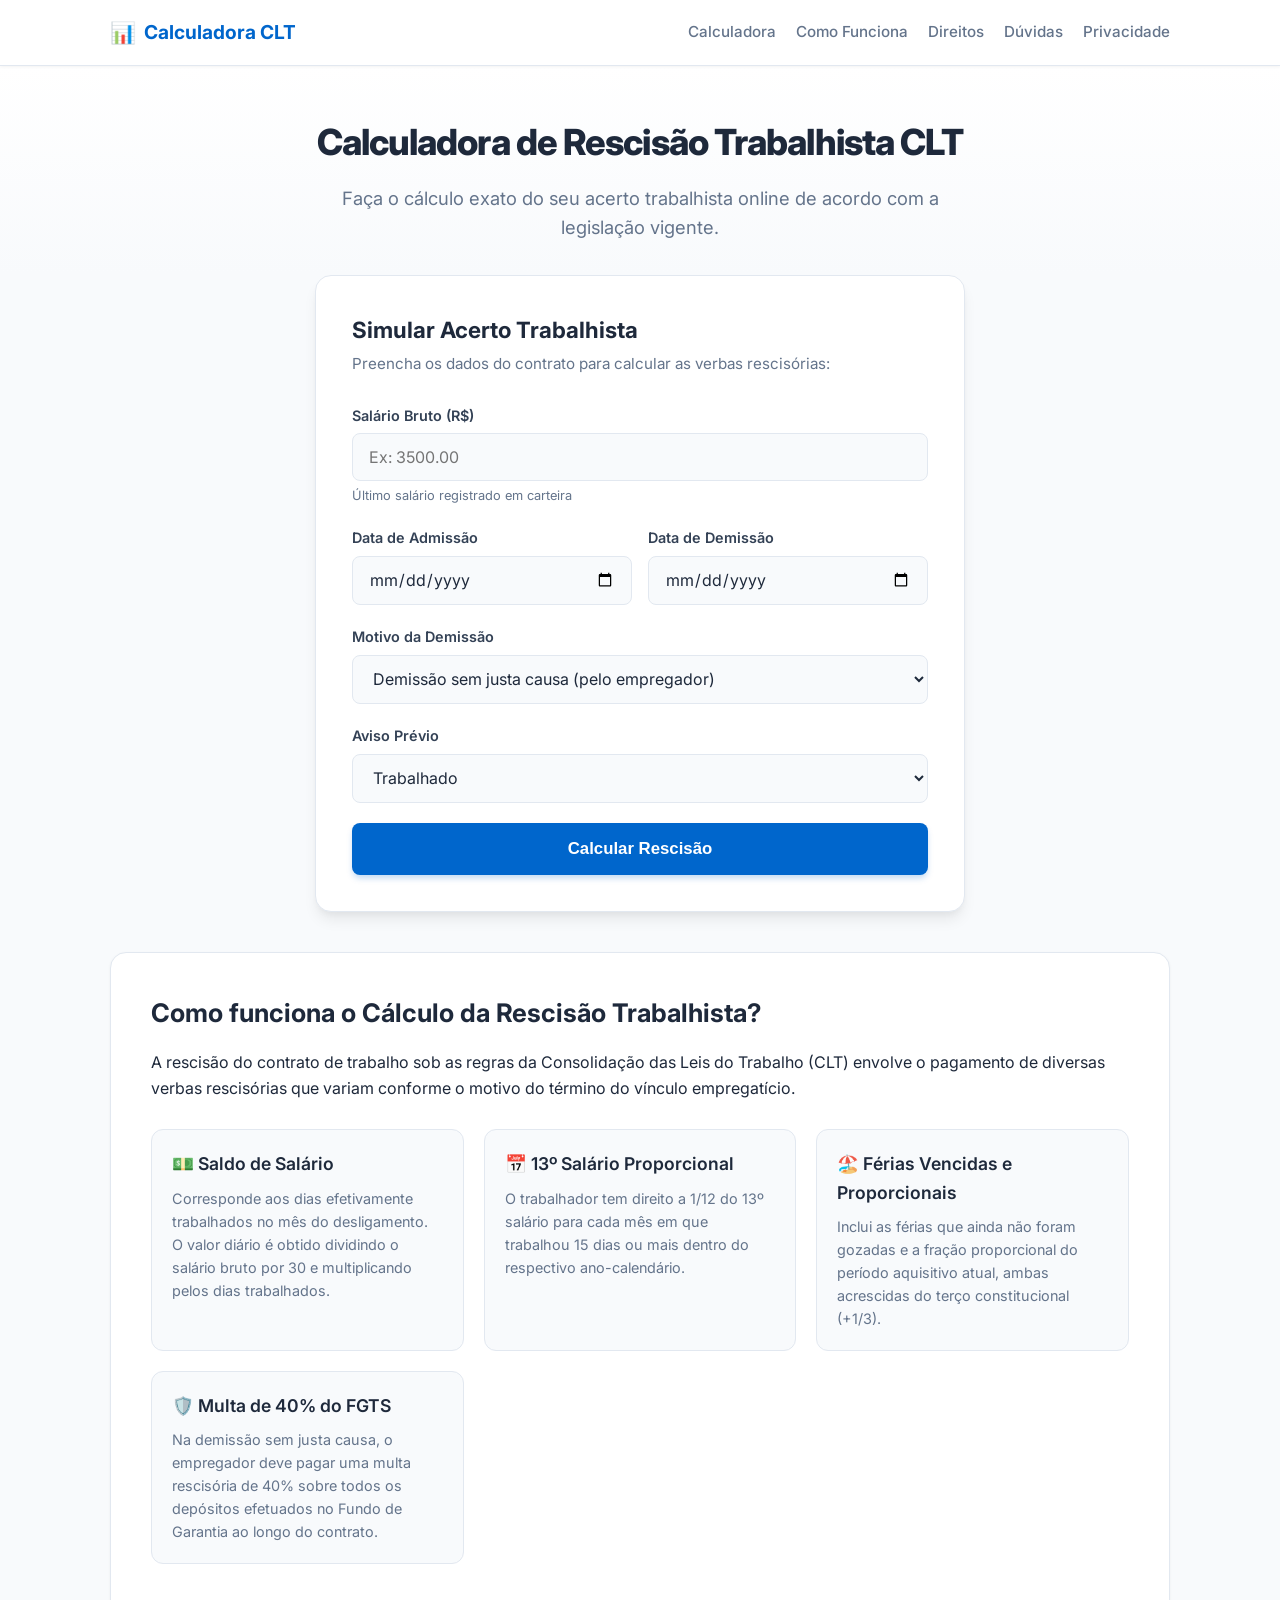
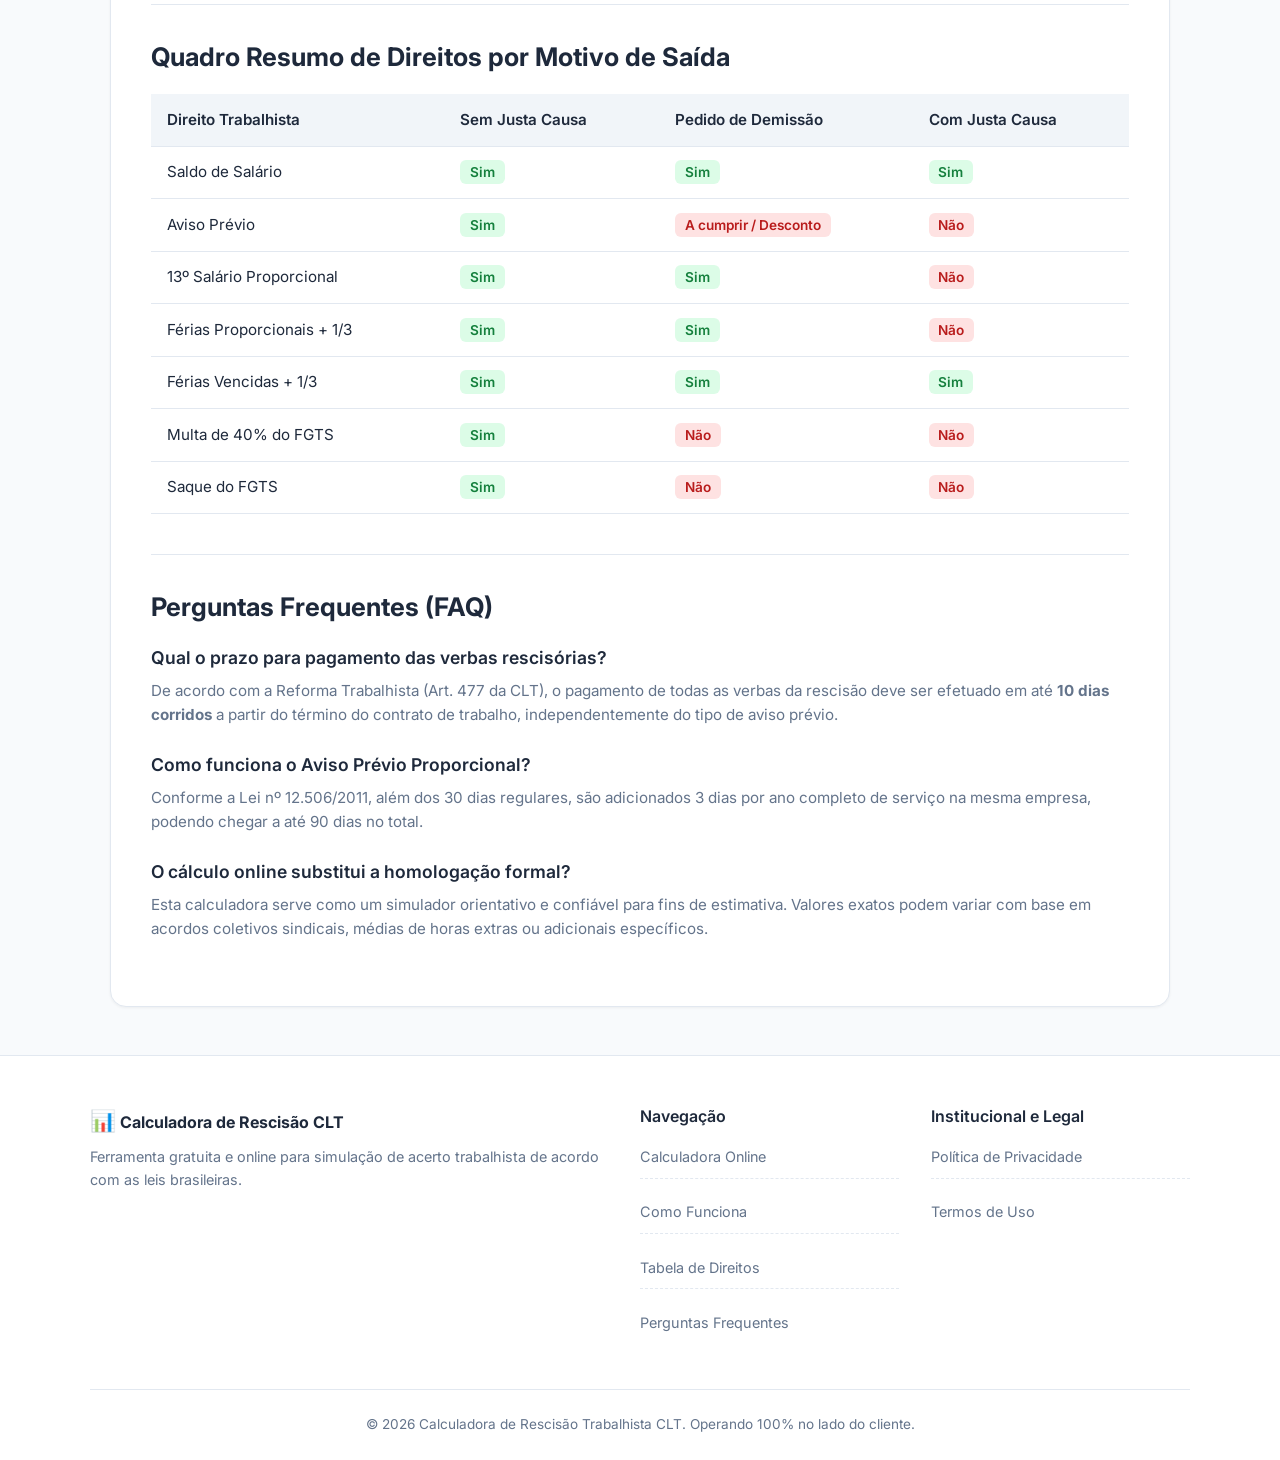
<file: index.html>
<!DOCTYPE html>
<html lang="pt-BR">
<head>
    <meta charset="UTF-8">
    <meta name="viewport" content="width=device-width, initial-scale=1.0">
    <title>Calculadora de Rescisão Trabalhista CLT - Cálculo Exato Online</title>
    <meta name="description" content="Calculadora de rescisão exata. Simule online e grátis seu acerto trabalhista CLT: férias proporcionais, 13º salário, aviso prévio e multa de 40% do FGTS.">
    <meta name="keywords" content="calculadora de rescisão exata, calcular rescisão online, cálculo de acerto trabalhista CLT, rescisão CLT, saldo de salário, FGTS 40%">
    <meta name="author" content="Calculadora CLT">
    <link rel="canonical" href="https://bergamin1234.github.io/">
    <link rel="stylesheet" href="style.css">
    <link rel="preconnect" href="https://fonts.googleapis.com">
    <link rel="preconnect" href="https://fonts.gstatic.com" crossorigin>
    <link href="https://fonts.googleapis.com/css2?family=Inter:wght@300;400;500;600;700&display=swap" rel="stylesheet">
    <!-- Google AdSense -->
    <script async src="https://pagead2.googlesyndication.com/pagead/js/adsbygoogle.js?client=ca-pub-1604324281573472" crossorigin="anonymous"></script>
</head>
<body>
    <header class="site-nav">
        <div class="nav-content">
            <a href="index.html" class="logo">
                <span class="logo-icon">📊</span> Calculadora CLT
            </a>
            <nav>
                <a href="#calculadora" class="nav-link">Calculadora</a>
                <a href="#como-funciona" class="nav-link">Como Funciona</a>
                <a href="#tabela-direitos" class="nav-link">Direitos</a>
                <a href="#faq" class="nav-link">Dúvidas</a>
                <a href="privacidade.html" class="nav-link">Privacidade</a>
            </nav>
        </div>
    </header>

    <div class="hero-section">
        <h1>Calculadora de Rescisão Trabalhista CLT</h1>
        <p class="subtitle">Faça o cálculo exato do seu acerto trabalhista online de acordo com a legislação vigente.</p>
    </div>

    <div class="main-wrapper">
        <main class="container" id="calculadora">
            <div class="card-header">
                <h2>Simular Acerto Trabalhista</h2>
                <p>Preencha os dados do contrato para calcular as verbas rescisórias:</p>
            </div>

            <form id="rescisao-form">
                <div class="form-group">
                    <label for="salario">Salário Bruto (R$)</label>
                    <input type="number" id="salario" name="salario" step="0.01" min="0" required placeholder="Ex: 3500.00">
                    <small class="helper-text">Último salário registrado em carteira</small>
                </div>

                <div class="form-row">
                    <div class="form-group">
                        <label for="data-inicio">Data de Admissão</label>
                        <input type="date" id="data-inicio" name="data-inicio" required>
                    </div>

                    <div class="form-group">
                        <label for="data-demissao">Data de Demissão</label>
                        <input type="date" id="data-demissao" name="data-demissao" required>
                    </div>
                </div>

                <div class="form-group">
                    <label for="motivo">Motivo da Demissão</label>
                    <select id="motivo" name="motivo" required>
                        <option value="sem_justa_causa">Demissão sem justa causa (pelo empregador)</option>
                        <option value="pedido_demissao">Pedido de demissão (pelo empregado)</option>
                        <option value="justa_causa">Demissão com justa causa</option>
                    </select>
                </div>

                <div class="form-group">
                    <label for="aviso-previo">Aviso Prévio</label>
                    <select id="aviso-previo" name="aviso-previo" required>
                        <option value="trabalhado">Trabalhado</option>
                        <option value="indenizado">Indenizado (pela empresa)</option>
                        <option value="nao_cumprido">Não cumprido / Dispensado (desconto)</option>
                    </select>
                </div>

                <button type="submit" class="btn-calcular">Calcular Rescisão</button>
            </form>

            <div id="results" class="results-container hidden">
                <!-- Resultados injetados via JS -->
            </div>
        </main>

        <!-- Seções Informativas e Educativas para SEO e Qualidade AdSense -->
        <aside class="content-section" id="como-funciona">
            <h2>Como funciona o Cálculo da Rescisão Trabalhista?</h2>
            <p>A rescisão do contrato de trabalho sob as regras da Consolidação das Leis do Trabalho (CLT) envolve o pagamento de diversas verbas rescisórias que variam conforme o motivo do término do vínculo empregatício.</p>

            <div class="info-grid">
                <div class="info-card">
                    <h3>💵 Saldo de Salário</h3>
                    <p>Corresponde aos dias efetivamente trabalhados no mês do desligamento. O valor diário é obtido dividindo o salário bruto por 30 e multiplicando pelos dias trabalhados.</p>
                </div>
                <div class="info-card">
                    <h3>📅 13º Salário Proporcional</h3>
                    <p>O trabalhador tem direito a 1/12 do 13º salário para cada mês em que trabalhou 15 dias ou mais dentro do respectivo ano-calendário.</p>
                </div>
                <div class="info-card">
                    <h3>🏖️ Férias Vencidas e Proporcionais</h3>
                    <p>Inclui as férias que ainda não foram gozadas e a fração proporcional do período aquisitivo atual, ambas acrescidas do terço constitucional (+1/3).</p>
                </div>
                <div class="info-card">
                    <h3>🛡️ Multa de 40% do FGTS</h3>
                    <p>Na demissão sem justa causa, o empregador deve pagar uma multa rescisória de 40% sobre todos os depósitos efetuados no Fundo de Garantia ao longo do contrato.</p>
                </div>
            </div>

            <section id="tabela-direitos" class="rights-table-section">
                <h2>Quadro Resumo de Direitos por Motivo de Saída</h2>
                <div class="table-responsive">
                    <table class="rights-table">
                        <thead>
                            <tr>
                                <th>Direito Trabalhista</th>
                                <th>Sem Justa Causa</th>
                                <th>Pedido de Demissão</th>
                                <th>Com Justa Causa</th>
                            </tr>
                        </thead>
                        <tbody>
                            <tr>
                                <td>Saldo de Salário</td>
                                <td><span class="badge-sim">Sim</span></td>
                                <td><span class="badge-sim">Sim</span></td>
                                <td><span class="badge-sim">Sim</span></td>
                            </tr>
                            <tr>
                                <td>Aviso Prévio</td>
                                <td><span class="badge-sim">Sim</span></td>
                                <td><span class="badge-nao">A cumprir / Desconto</span></td>
                                <td><span class="badge-nao">Não</span></td>
                            </tr>
                            <tr>
                                <td>13º Salário Proporcional</td>
                                <td><span class="badge-sim">Sim</span></td>
                                <td><span class="badge-sim">Sim</span></td>
                                <td><span class="badge-nao">Não</span></td>
                            </tr>
                            <tr>
                                <td>Férias Proporcionais + 1/3</td>
                                <td><span class="badge-sim">Sim</span></td>
                                <td><span class="badge-sim">Sim</span></td>
                                <td><span class="badge-nao">Não</span></td>
                            </tr>
                            <tr>
                                <td>Férias Vencidas + 1/3</td>
                                <td><span class="badge-sim">Sim</span></td>
                                <td><span class="badge-sim">Sim</span></td>
                                <td><span class="badge-sim">Sim</span></td>
                            </tr>
                            <tr>
                                <td>Multa de 40% do FGTS</td>
                                <td><span class="badge-sim">Sim</span></td>
                                <td><span class="badge-nao">Não</span></td>
                                <td><span class="badge-nao">Não</span></td>
                            </tr>
                            <tr>
                                <td>Saque do FGTS</td>
                                <td><span class="badge-sim">Sim</span></td>
                                <td><span class="badge-nao">Não</span></td>
                                <td><span class="badge-nao">Não</span></td>
                            </tr>
                        </tbody>
                    </table>
                </div>
            </section>

            <section id="faq" class="faq-section">
                <h2>Perguntas Frequentes (FAQ)</h2>
                <div class="faq-item">
                    <h4>Qual o prazo para pagamento das verbas rescisórias?</h4>
                    <p>De acordo com a Reforma Trabalhista (Art. 477 da CLT), o pagamento de todas as verbas da rescisão deve ser efetuado em até <strong>10 dias corridos</strong> a partir do término do contrato de trabalho, independentemente do tipo de aviso prévio.</p>
                </div>
                <div class="faq-item">
                    <h4>Como funciona o Aviso Prévio Proporcional?</h4>
                    <p>Conforme a Lei nº 12.506/2011, além dos 30 dias regulares, são adicionados 3 dias por ano completo de serviço na mesma empresa, podendo chegar a até 90 dias no total.</p>
                </div>
                <div class="faq-item">
                    <h4>O cálculo online substitui a homologação formal?</h4>
                    <p>Esta calculadora serve como um simulador orientativo e confiável para fins de estimativa. Valores exatos podem variar com base em acordos coletivos sindicais, médias de horas extras ou adicionais específicos.</p>
                </div>
            </section>
        </aside>
    </div>

    <footer class="site-footer">
        <div class="footer-container">
            <div class="footer-col">
                <span class="logo-icon">📊</span> <strong>Calculadora de Rescisão CLT</strong>
                <p>Ferramenta gratuita e online para simulação de acerto trabalhista de acordo com as leis brasileiras.</p>
            </div>
            <div class="footer-col">
                <h4>Navegação</h4>
                <ul>
                    <li><a href="#calculadora">Calculadora Online</a></li>
                    <li><a href="#como-funciona">Como Funciona</a></li>
                    <li><a href="#tabela-direitos">Tabela de Direitos</a></li>
                    <li><a href="#faq">Perguntas Frequentes</a></li>
                </ul>
            </div>
            <div class="footer-col">
                <h4>Institucional e Legal</h4>
                <ul>
                    <li><a href="privacidade.html">Política de Privacidade</a></li>
                    <li><a href="termos.html">Termos de Uso</a></li>
                </ul>
            </div>
        </div>
        <div class="footer-bottom">
            <p>© 2026 Calculadora de Rescisão Trabalhista CLT. Operando 100% no lado do cliente.</p>
        </div>
    </footer>

    <script src="script.js"></script>
</body>
</html>
</file>
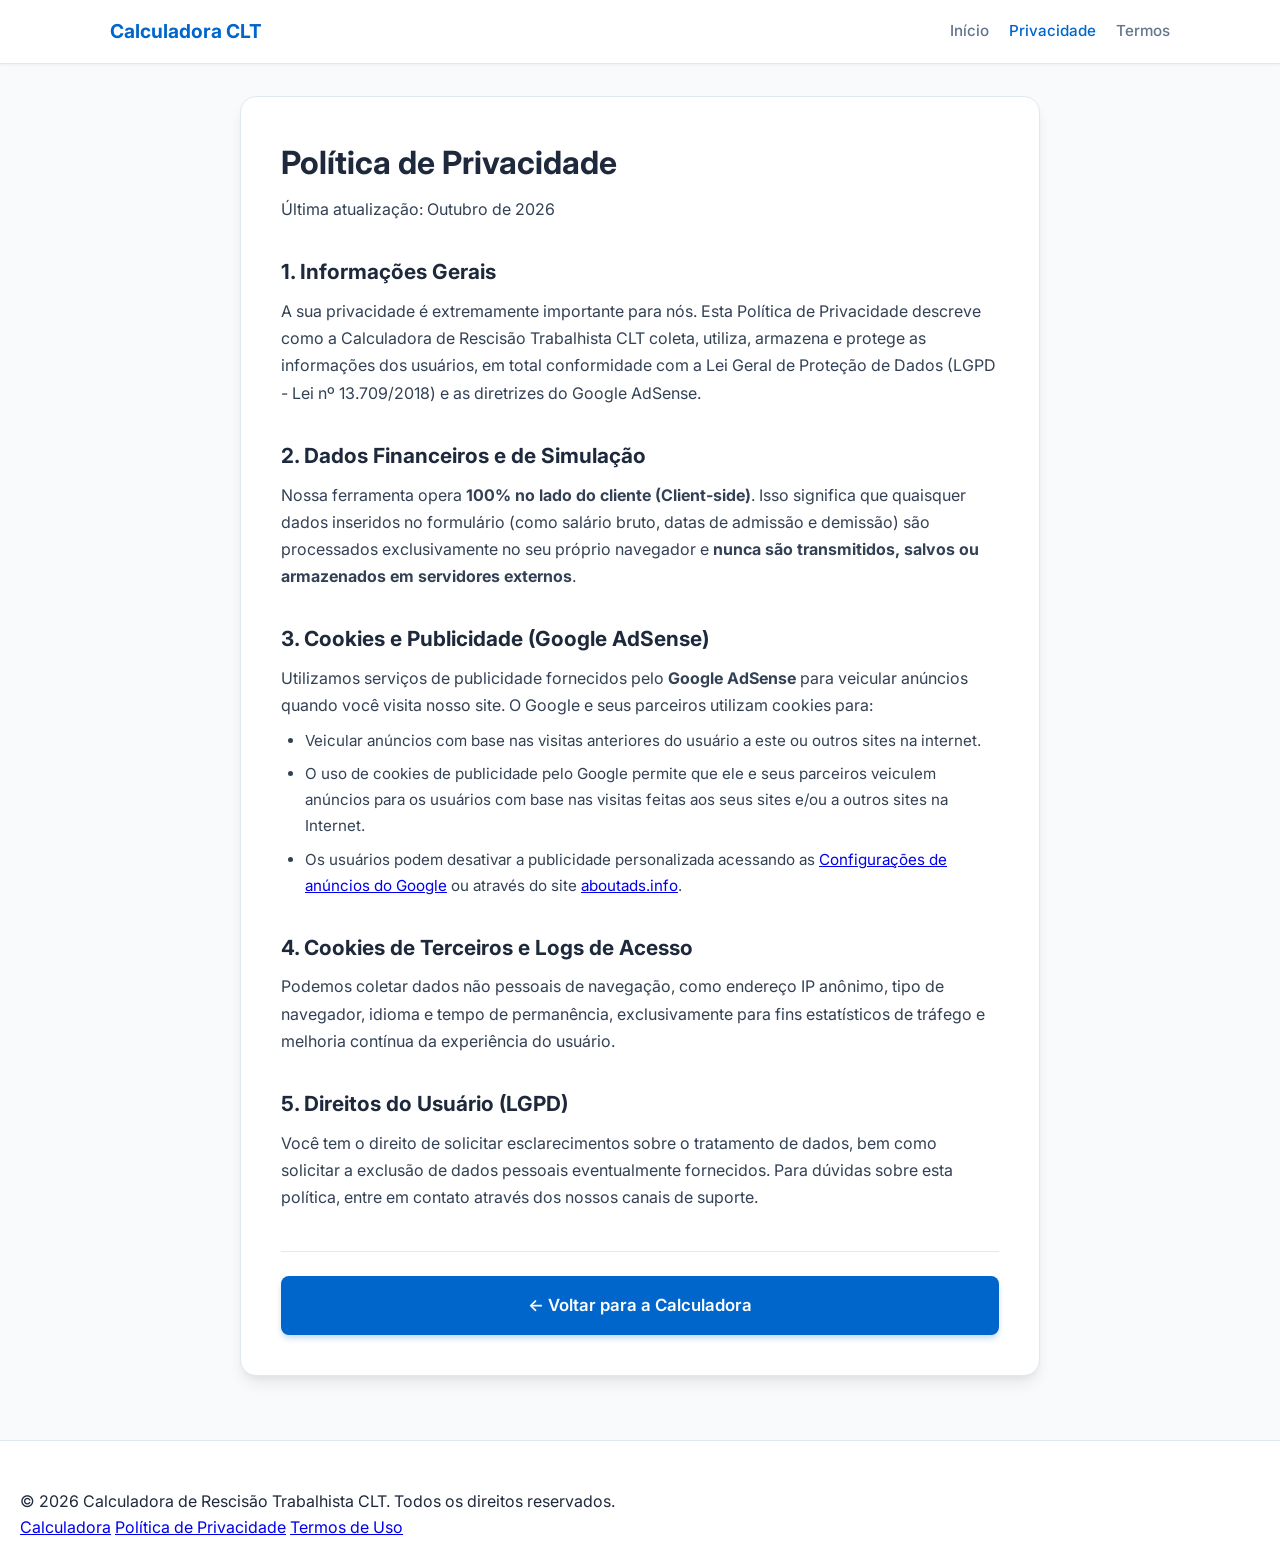
<file: privacidade.html>
<!DOCTYPE html>
<html lang="pt-BR">
<head>
    <meta charset="UTF-8">
    <meta name="viewport" content="width=device-width, initial-scale=1.0">
    <title>Política de Privacidade | Calculadora de Rescisão Trabalhista CLT</title>
    <meta name="description" content="Política de Privacidade e termos de proteção de dados (LGPD) da Calculadora de Rescisão Trabalhista CLT online.">
    <link rel="stylesheet" href="style.css">
    <link href="https://fonts.googleapis.com/css2?family=Inter:wght@300;400;500;600;700&display=swap" rel="stylesheet">
    <script async src="https://pagead2.googlesyndication.com/pagead/js/adsbygoogle.js?client=ca-pub-1604324281573472" crossorigin="anonymous"></script>
</head>
<body>
    <header class="site-nav">
        <div class="nav-content">
            <a href="index.html" class="logo">Calculadora CLT</a>
            <nav>
                <a href="index.html">Início</a>
                <a href="privacidade.html" class="active">Privacidade</a>
                <a href="termos.html">Termos</a>
            </nav>
        </div>
    </header>

    <main class="page-container content-card">
        <h1>Política de Privacidade</h1>
        <p class="updated-date">Última atualização: Outubro de 2026</p>

        <section>
            <h2>1. Informações Gerais</h2>
            <p>A sua privacidade é extremamente importante para nós. Esta Política de Privacidade descreve como a Calculadora de Rescisão Trabalhista CLT coleta, utiliza, armazena e protege as informações dos usuários, em total conformidade com a Lei Geral de Proteção de Dados (LGPD - Lei nº 13.709/2018) e as diretrizes do Google AdSense.</p>
        </section>

        <section>
            <h2>2. Dados Financeiros e de Simulação</h2>
            <p>Nossa ferramenta opera <strong>100% no lado do cliente (Client-side)</strong>. Isso significa que quaisquer dados inseridos no formulário (como salário bruto, datas de admissão e demissão) são processados exclusivamente no seu próprio navegador e <strong>nunca são transmitidos, salvos ou armazenados em servidores externos</strong>.</p>
        </section>

        <section>
            <h2>3. Cookies e Publicidade (Google AdSense)</h2>
            <p>Utilizamos serviços de publicidade fornecidos pelo <strong>Google AdSense</strong> para veicular anúncios quando você visita nosso site. O Google e seus parceiros utilizam cookies para:</p>
            <ul>
                <li>Veicular anúncios com base nas visitas anteriores do usuário a este ou outros sites na internet.</li>
                <li>O uso de cookies de publicidade pelo Google permite que ele e seus parceiros veiculem anúncios para os usuários com base nas visitas feitas aos seus sites e/ou a outros sites na Internet.</li>
                <li>Os usuários podem desativar a publicidade personalizada acessando as <a href="https://adssettings.google.com" target="_blank" rel="noopener noreferrer">Configurações de anúncios do Google</a> ou através do site <a href="https://www.aboutads.info" target="_blank" rel="noopener noreferrer">aboutads.info</a>.</li>
            </ul>
        </section>

        <section>
            <h2>4. Cookies de Terceiros e Logs de Acesso</h2>
            <p>Podemos coletar dados não pessoais de navegação, como endereço IP anônimo, tipo de navegador, idioma e tempo de permanência, exclusivamente para fins estatísticos de tráfego e melhoria contínua da experiência do usuário.</p>
        </section>

        <section>
            <h2>5. Direitos do Usuário (LGPD)</h2>
            <p>Você tem o direito de solicitar esclarecimentos sobre o tratamento de dados, bem como solicitar a exclusão de dados pessoais eventualmente fornecidos. Para dúvidas sobre esta política, entre em contato através dos nossos canais de suporte.</p>
        </section>

        <div class="back-home">
            <a href="index.html" class="btn-primary">← Voltar para a Calculadora</a>
        </div>
    </main>

    <footer class="site-footer">
        <p>© 2026 Calculadora de Rescisão Trabalhista CLT. Todos os direitos reservados.</p>
        <div class="footer-links">
            <a href="index.html">Calculadora</a>
            <a href="privacidade.html">Política de Privacidade</a>
            <a href="termos.html">Termos de Uso</a>
        </div>
    </footer>
</body>
</html>
</file>
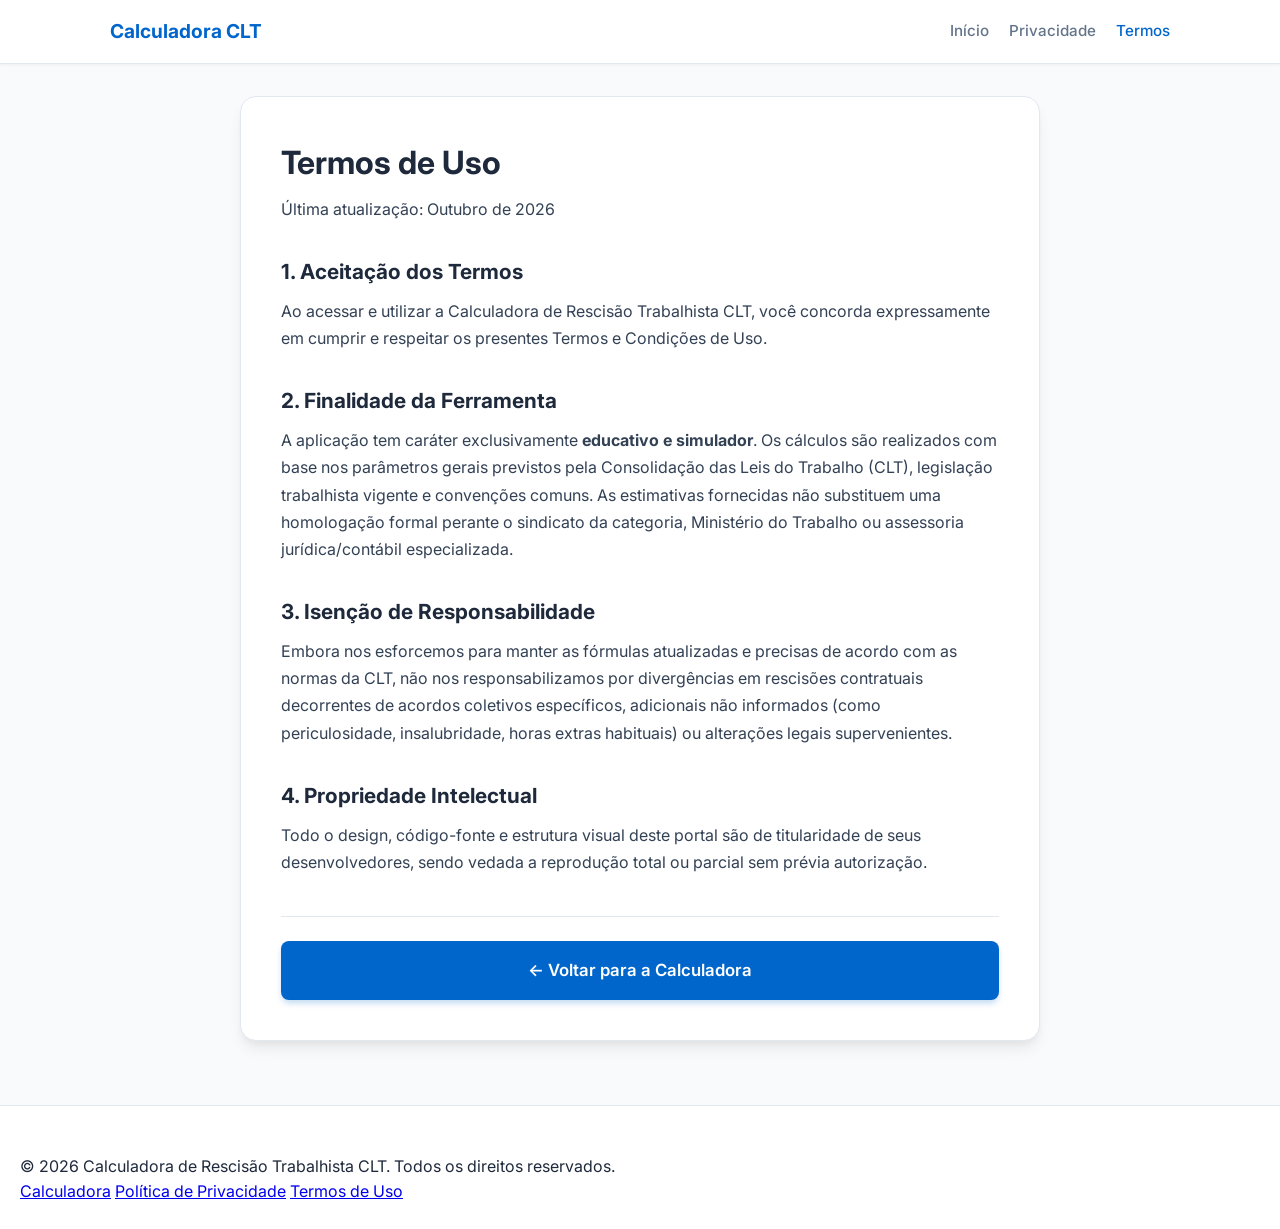
<file: termos.html>
<!DOCTYPE html>
<html lang="pt-BR">
<head>
    <meta charset="UTF-8">
    <meta name="viewport" content="width=device-width, initial-scale=1.0">
    <title>Termos de Uso | Calculadora de Rescisão Trabalhista CLT</title>
    <meta name="description" content="Termos e Condições de Uso da Calculadora de Rescisão Trabalhista CLT online.">
    <link rel="stylesheet" href="style.css">
    <link href="https://fonts.googleapis.com/css2?family=Inter:wght@300;400;500;600;700&display=swap" rel="stylesheet">
    <script async src="https://pagead2.googlesyndication.com/pagead/js/adsbygoogle.js?client=ca-pub-1604324281573472" crossorigin="anonymous"></script>
</head>
<body>
    <header class="site-nav">
        <div class="nav-content">
            <a href="index.html" class="logo">Calculadora CLT</a>
            <nav>
                <a href="index.html">Início</a>
                <a href="privacidade.html">Privacidade</a>
                <a href="termos.html" class="active">Termos</a>
            </nav>
        </div>
    </header>

    <main class="page-container content-card">
        <h1>Termos de Uso</h1>
        <p class="updated-date">Última atualização: Outubro de 2026</p>

        <section>
            <h2>1. Aceitação dos Termos</h2>
            <p>Ao acessar e utilizar a Calculadora de Rescisão Trabalhista CLT, você concorda expressamente em cumprir e respeitar os presentes Termos e Condições de Uso.</p>
        </section>

        <section>
            <h2>2. Finalidade da Ferramenta</h2>
            <p>A aplicação tem caráter exclusivamente <strong>educativo e simulador</strong>. Os cálculos são realizados com base nos parâmetros gerais previstos pela Consolidação das Leis do Trabalho (CLT), legislação trabalhista vigente e convenções comuns. As estimativas fornecidas não substituem uma homologação formal perante o sindicato da categoria, Ministério do Trabalho ou assessoria jurídica/contábil especializada.</p>
        </section>

        <section>
            <h2>3. Isenção de Responsabilidade</h2>
            <p>Embora nos esforcemos para manter as fórmulas atualizadas e precisas de acordo com as normas da CLT, não nos responsabilizamos por divergências em rescisões contratuais decorrentes de acordos coletivos específicos, adicionais não informados (como periculosidade, insalubridade, horas extras habituais) ou alterações legais supervenientes.</p>
        </section>

        <section>
            <h2>4. Propriedade Intelectual</h2>
            <p>Todo o design, código-fonte e estrutura visual deste portal são de titularidade de seus desenvolvedores, sendo vedada a reprodução total ou parcial sem prévia autorização.</p>
        </section>

        <div class="back-home">
            <a href="index.html" class="btn-primary">← Voltar para a Calculadora</a>
        </div>
    </main>

    <footer class="site-footer">
        <p>© 2026 Calculadora de Rescisão Trabalhista CLT. Todos os direitos reservados.</p>
        <div class="footer-links">
            <a href="index.html">Calculadora</a>
            <a href="privacidade.html">Política de Privacidade</a>
            <a href="termos.html">Termos de Uso</a>
        </div>
    </footer>
</body>
</html>
</file>
<file: style.css>
:root {
    --primary-color: #0066cc;
    --primary-hover: #0052a3;
    --primary-light: #e6f0fa;
    --accent-color: #10b981;
    --bg-color: #f8fafc;
    --card-bg: #ffffff;
    --text-main: #1e293b;
    --text-muted: #64748b;
    --border-color: #e2e8f0;
    --shadow-sm: 0 1px 3px rgba(0, 0, 0, 0.05);
    --shadow: 0 10px 15px -3px rgba(0, 0, 0, 0.08), 0 4px 6px -2px rgba(0, 0, 0, 0.04);
    --shadow-hover: 0 20px 25px -5px rgba(0, 0, 0, 0.1), 0 10px 10px -5px rgba(0, 0, 0, 0.04);
    --border-radius: 16px;
    --input-radius: 8px;
}

* {
    box-sizing: border-box;
    margin: 0;
    padding: 0;
}

body {
    font-family: 'Inter', system-ui, -apple-system, sans-serif;
    background-color: var(--bg-color);
    color: var(--text-main);
    line-height: 1.6;
    min-height: 100vh;
    display: flex;
    flex-direction: column;
}

/* Navbar */
.site-nav {
    background-color: #ffffff;
    border-bottom: 1px solid var(--border-color);
    position: sticky;
    top: 0;
    z-index: 50;
    box-shadow: var(--shadow-sm);
}

.nav-content {
    max-width: 1100px;
    margin: 0 auto;
    padding: 1rem 1.25rem;
    display: flex;
    justify-content: space-between;
    align-items: center;
}

.logo {
    display: flex;
    align-items: center;
    gap: 0.5rem;
    font-weight: 700;
    font-size: 1.2rem;
    color: var(--primary-color);
    text-decoration: none;
}

.logo-icon {
    font-size: 1.3rem;
}

nav {
    display: flex;
    gap: 1.25rem;
}

.nav-link, nav a {
    color: var(--text-muted);
    text-decoration: none;
    font-weight: 500;
    font-size: 0.95rem;
    transition: color 0.2s ease;
}

.nav-link:hover, nav a:hover, nav a.active {
    color: var(--primary-color);
}

/* Hero */
.hero-section {
    text-align: center;
    padding: 3rem 1.25rem 2rem;
    background: linear-gradient(180deg, #ffffff 0%, var(--bg-color) 100%);
}

.hero-section h1 {
    font-size: 2.25rem;
    font-weight: 800;
    color: var(--text-main);
    letter-spacing: -0.025em;
    margin-bottom: 0.75rem;
}

.hero-section .subtitle {
    color: var(--text-muted);
    font-size: 1.15rem;
    max-width: 650px;
    margin: 0 auto;
}

/* Wrapper */
.main-wrapper {
    max-width: 1100px;
    width: 100%;
    margin: 0 auto 3rem;
    padding: 0 1.25rem;
    display: flex;
    flex-direction: column;
    gap: 2.5rem;
}

/* Container / Form Card */
.container {
    background-color: var(--card-bg);
    width: 100%;
    max-width: 650px;
    margin: 0 auto;
    padding: 2.25rem;
    border-radius: var(--border-radius);
    box-shadow: var(--shadow);
    border: 1px solid var(--border-color);
}

.card-header {
    margin-bottom: 1.75rem;
}

.card-header h2 {
    font-size: 1.4rem;
    font-weight: 700;
    color: var(--text-main);
    margin-bottom: 0.25rem;
}

.card-header p {
    color: var(--text-muted);
    font-size: 0.95rem;
}

.form-row {
    display: grid;
    grid-template-columns: 1fr 1fr;
    gap: 1rem;
}

.form-group {
    margin-bottom: 1.25rem;
}

label {
    display: block;
    margin-bottom: 0.4rem;
    font-weight: 600;
    font-size: 0.9rem;
    color: #334155;
}

input, select {
    width: 100%;
    padding: 0.8rem 1rem;
    border: 1px solid var(--border-color);
    border-radius: var(--input-radius);
    font-size: 1rem;
    font-family: inherit;
    color: var(--text-main);
    background-color: #f8fafc;
    transition: all 0.2s ease;
}

input:focus, select:focus {
    outline: none;
    border-color: var(--primary-color);
    background-color: #ffffff;
    box-shadow: 0 0 0 3px rgba(0, 102, 204, 0.15);
}

.helper-text {
    display: block;
    font-size: 0.8rem;
    color: var(--text-muted);
    margin-top: 0.3rem;
}

.btn-calcular, .btn-primary {
    width: 100%;
    padding: 1rem;
    background-color: var(--primary-color);
    color: white;
    border: none;
    border-radius: var(--input-radius);
    font-size: 1.05rem;
    font-weight: 600;
    cursor: pointer;
    transition: background-color 0.2s ease, transform 0.1s ease;
    box-shadow: 0 4px 6px -1px rgba(0, 102, 204, 0.25);
    text-align: center;
    text-decoration: none;
    display: inline-block;
}

.btn-calcular:hover, .btn-primary:hover {
    background-color: var(--primary-hover);
}

.btn-calcular:active, .btn-primary:active {
    transform: scale(0.99);
}

/* Results */
.results-container {
    margin-top: 2rem;
    padding-top: 1.5rem;
    border-top: 1px solid var(--border-color);
    animation: fadeIn 0.4s ease-out;
}

.results-container.hidden {
    display: none;
}

.results-container h3 {
    font-size: 1.3rem;
    margin-bottom: 1.25rem;
    font-weight: 700;
    color: var(--text-main);
}

ul {
    list-style-type: none;
}

li {
    display: flex;
    justify-content: space-between;
    align-items: center;
    margin-bottom: 0.85rem;
    font-size: 0.95rem;
    padding-bottom: 0.6rem;
    border-bottom: 1px dashed var(--border-color);
}

li:last-child {
    border-bottom: none;
}

li span {
    color: var(--text-muted);
}

li strong {
    font-weight: 600;
}

.total {
    margin-top: 1.25rem;
    padding: 1.25rem;
    background-color: #eff6ff;
    border-radius: var(--input-radius);
    display: flex;
    justify-content: space-between;
    align-items: center;
    font-size: 1.25rem;
    font-weight: 800;
    color: var(--primary-color);
    border: 1px solid #bfdbfe;
}

.positive {
    color: #16a34a;
}

.negative {
    color: #dc2626;
}

.results-actions {
    display: flex;
    gap: 0.75rem;
    margin-top: 1.25rem;
}

.btn-action {
    flex: 1;
    padding: 0.75rem;
    font-size: 0.9rem;
    font-weight: 600;
    border-radius: var(--input-radius);
    border: 1px solid var(--border-color);
    background-color: #f8fafc;
    color: var(--text-main);
    cursor: pointer;
    transition: all 0.2s;
}

.btn-action:hover {
    background-color: #e2e8f0;
}

/* Content Sections / SEO */
.content-section {
    background: #ffffff;
    padding: 2.5rem;
    border-radius: var(--border-radius);
    border: 1px solid var(--border-color);
    box-shadow: var(--shadow-sm);
}

.content-section h2 {
    font-size: 1.6rem;
    font-weight: 700;
    color: var(--text-main);
    margin-bottom: 1rem;
}

.info-grid {
    display: grid;
    grid-template-columns: repeat(auto-fit, minmax(240px, 1fr));
    gap: 1.25rem;
    margin: 1.75rem 0 2.5rem;
}

.info-card {
    background-color: #f8fafc;
    padding: 1.25rem;
    border-radius: 12px;
    border: 1px solid var(--border-color);
}

.info-card h3 {
    font-size: 1.1rem;
    font-weight: 600;
    margin-bottom: 0.5rem;
    color: var(--text-main);
}

.info-card p {
    font-size: 0.9rem;
    color: var(--text-muted);
}

/* Rights Table */
.rights-table-section {
    margin-top: 2rem;
    padding-top: 2rem;
    border-top: 1px solid var(--border-color);
}

.table-responsive {
    overflow-x: auto;
    margin-top: 1rem;
}

.rights-table {
    width: 100%;
    border-collapse: collapse;
    text-align: left;
    font-size: 0.95rem;
}

.rights-table th, .rights-table td {
    padding: 0.85rem 1rem;
    border-bottom: 1px solid var(--border-color);
}

.rights-table th {
    background-color: #f1f5f9;
    font-weight: 600;
    color: var(--text-main);
}

.badge-sim {
    background-color: #dcfce7;
    color: #15803d;
    padding: 0.25rem 0.6rem;
    border-radius: 6px;
    font-weight: 600;
    font-size: 0.85rem;
}

.badge-nao {
    background-color: #fee2e2;
    color: #b91c1c;
    padding: 0.25rem 0.6rem;
    border-radius: 6px;
    font-weight: 600;
    font-size: 0.85rem;
}

/* FAQ */
.faq-section {
    margin-top: 2.5rem;
    padding-top: 2rem;
    border-top: 1px solid var(--border-color);
}

.faq-item {
    margin-bottom: 1.5rem;
}

.faq-item h4 {
    font-size: 1.1rem;
    font-weight: 600;
    color: var(--text-main);
    margin-bottom: 0.4rem;
}

.faq-item p {
    color: var(--text-muted);
    font-size: 0.95rem;
}

/* Content Page (Privacidade & Termos) */
.page-container {
    max-width: 800px;
    width: 100%;
    margin: 2rem auto 4rem;
    padding: 2.5rem;
}

.content-card {
    background-color: #ffffff;
    border-radius: var(--border-radius);
    box-shadow: var(--shadow);
    border: 1px solid var(--border-color);
}

.content-card h1 {
    font-size: 2rem;
    margin-bottom: 0.5rem;
}

.updated-date {
    color: var(--text-muted);
    font-size: 0.9rem;
    margin-bottom: 2rem;
}

.content-card section {
    margin-bottom: 2rem;
}

.content-card h2 {
    font-size: 1.3rem;
    margin-bottom: 0.6rem;
    color: var(--text-main);
}

.content-card p, .content-card ul {
    color: #334155;
    font-size: 1rem;
    line-height: 1.7;
}

.content-card ul {
    list-style-type: disc;
    margin-left: 1.5rem;
    margin-top: 0.5rem;
}

.content-card li {
    display: list-item;
    border-bottom: none;
    margin-bottom: 0.5rem;
    padding-bottom: 0;
}

.back-home {
    margin-top: 2.5rem;
    padding-top: 1.5rem;
    border-top: 1px solid var(--border-color);
}

/* Footer */
.site-footer {
    background-color: #ffffff;
    border-top: 1px solid var(--border-color);
    margin-top: auto;
    padding: 3rem 1.25rem 1.5rem;
}

.footer-container {
    max-width: 1100px;
    margin: 0 auto;
    display: grid;
    grid-template-columns: 2fr 1fr 1fr;
    gap: 2rem;
    padding-bottom: 2rem;
    border-bottom: 1px solid var(--border-color);
}

.footer-col h4 {
    font-size: 1rem;
    font-weight: 600;
    margin-bottom: 1rem;
    color: var(--text-main);
}

.footer-col ul {
    display: flex;
    flex-direction: column;
    gap: 0.5rem;
}

.footer-col a {
    color: var(--text-muted);
    text-decoration: none;
    font-size: 0.9rem;
    transition: color 0.2s;
}

.footer-col a:hover {
    color: var(--primary-color);
}

.footer-col p {
    color: var(--text-muted);
    font-size: 0.9rem;
    margin-top: 0.5rem;
}

.footer-bottom {
    text-align: center;
    padding-top: 1.5rem;
    color: var(--text-muted);
    font-size: 0.85rem;
}

@keyframes fadeIn {
    from { opacity: 0; transform: translateY(8px); }
    to { opacity: 1; transform: translateY(0); }
}

/* Mobile Responsiveness */
@media (max-width: 768px) {
    .nav-content {
        flex-direction: column;
        gap: 0.75rem;
    }
    
    nav {
        flex-wrap: wrap;
        justify-content: center;
        gap: 0.75rem;
    }

    .hero-section h1 {
        font-size: 1.75rem;
    }

    .form-row {
        grid-template-columns: 1fr;
        gap: 0;
    }

    .footer-container {
        grid-template-columns: 1fr;
        gap: 1.5rem;
    }
    
    .content-section {
        padding: 1.5rem;
    }

    .container {
        padding: 1.5rem;
    }
}
</file>
